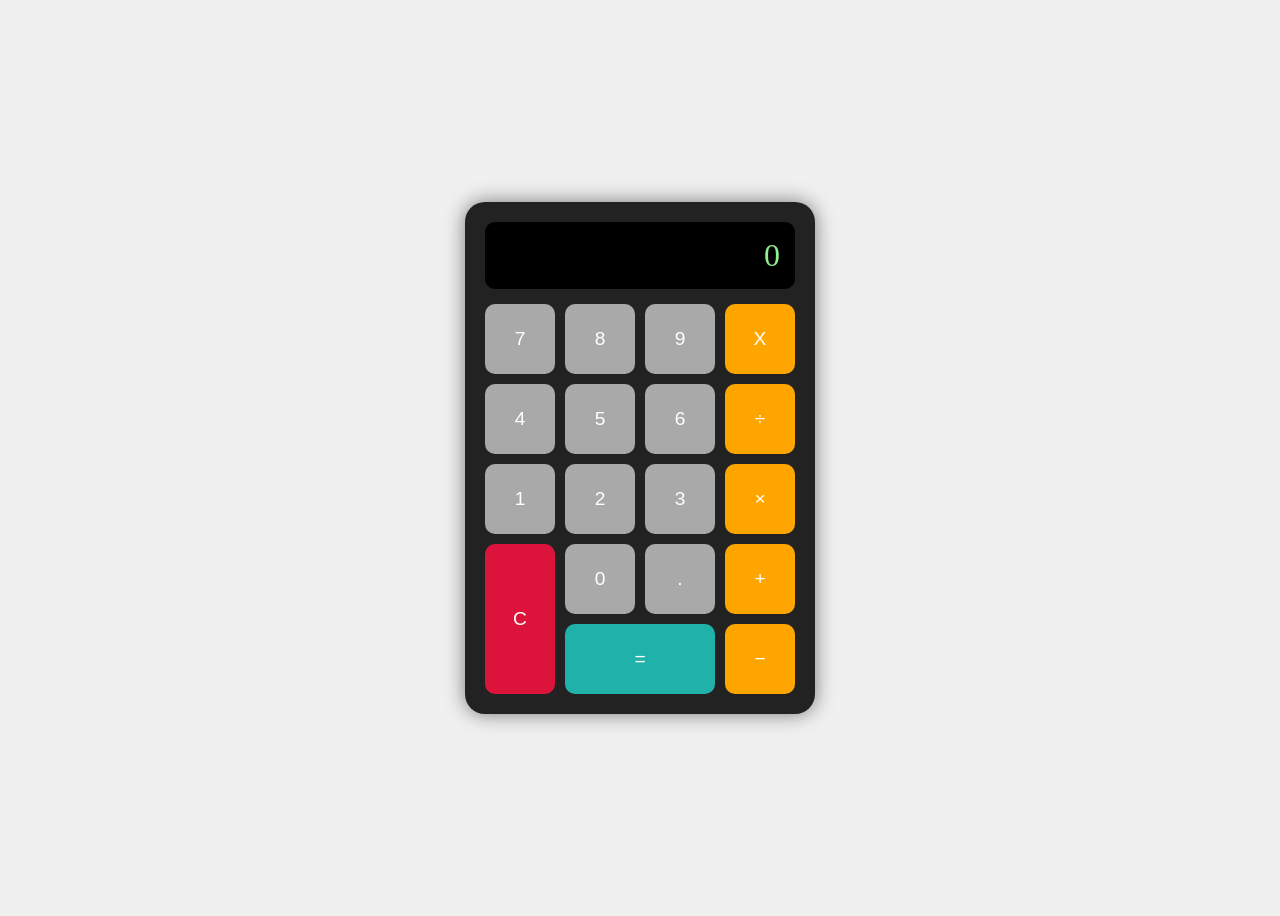
<file: Index.html>
<!DOCTYPE html> 
<html> 
<head> 
    <title>Calculator</title> 
    <link rel="stylesheet" href="Style.css"> 
</head> 
<body> 
 
    <div class="calculator"> 
        <!-- Calculator display --> 
        <div id="display" class="display">0</div> 
        <div class="buttons"> 
            <!-- Number and operator buttons --> 
            <button onclick="press('7')">7</button> 
            <button onclick="press('8')">8</button> 
            <button onclick="press('9')">9</button> 
            <button class="operator"  onclick="press('x')">X</button> 
             
            <button onclick="press('4')">4</button> 
            <button onclick="press('5')">5</button> 
            <button onclick="press('6')">6</button> 
            <button class="operator" onclick="press('/')">÷</button> 
            <button onclick="press('1')">1</button> 
            <button onclick="press('2')">2</button> 
            <button onclick="press('3')">3</button> 
            <button class="operator" onclick="press('*')">×</button> 
             
            <button class="clear" onclick="clearDisplay()">C</button> 
            <button onclick="press('0')">0</button> 
            <button onclick="press('.')">.</button> 
            <button class="operator" onclick="press('+')">+</button> 
            <button class="equal" onclick="calculate()">=</button> 
            <button class="operator" onclick="press('-')">−</button> 
 
        </div> 
    </div> 
    <script src="Script.js"></script>
</body> 
</html>
</file>
<file: Style.css>
body { 
    display: flex; 
    justify-content: center; 
    align-items: center; 
    height: 100vh; 
    background: #f0f0f0; 
} 
 
/* Calculator body styling */ 
.calculator { 
    background: #222; 
    padding: 20px; 
    border-radius: 20px; 
    box-shadow: 0 0 20px rgba(0, 0, 0, 0.5); 
} 
 
 
/* Display styling */ 
.display { 
    background: black; 
    color: lightgreen; 
    font-size: 2em; 
    text-align: right; 
    padding: 15px; 
    margin-bottom: 15px; 
    border-radius: 10px; 
} 
 
/* Button container styling grid layout */ 
.buttons { 
    display: grid; 
    grid-template-columns: repeat(4, 70px); 
    grid-template-rows: repeat(5, 70px); 
    gap: 10px; 
} 
 
/* Button styling */ 
button { 
    font-size: 1.2em; 
    padding: 20px; 
    border: none; 
    border-radius: 10px; 
    background: darkgray; 
    color: white; 
    cursor: pointer; 
    transition: 0.2s; 
} 
 
button:hover { 
    background: grey; 
} 
 
/* Operator button styling */ 
.operator { 
    background: orange; 
} 
 
/* Equal button styling */ 
.equal { 
    background: lightseagreen; 
    grid-column: span 2; 
} 
 
/* Clear button styling */ 
.clear {
      background: crimson; 
    grid-row: span 2; 
}
</file>
<file: Style6.css>
body { 
    display: flex; 
    justify-content: center; 
    align-items: center; 
    height: 100vh; 
    background: #f0f0f0; 
} 
 
/* Calculator body styling */ 
.calculator { 
    background: #222; 
    padding: 20px; 
    border-radius: 20px; 
    box-shadow: 0 0 20px rgba(0, 0, 0, 0.5); 
} 
 
 
/* Display styling */ 
.display { 
    background: black; 
    color: lightgreen; 
    font-size: 2em; 
    text-align: right; 
    padding: 15px; 
    margin-bottom: 15px; 
    border-radius: 10px; 
} 
 
/* Button container styling grid layout */ 
.buttons { 
    display: grid; 
    grid-template-columns: repeat(4, 70px); 
    grid-template-rows: repeat(5, 70px); 
    gap: 10px; 
} 
 
/* Button styling */ 
button { 
    font-size: 1.2em; 
    padding: 20px; 
    border: none; 
    border-radius: 10px; 
    background: darkgray; 
    color: white; 
    cursor: pointer; 
    transition: 0.2s; 
} 
 
button:hover { 
    background: grey; 
} 
 
/* Operator button styling */ 
.operator { 
    background: orange; 
} 
 
/* Equal button styling */ 
.equal { 
    background: lightseagreen; 
    grid-column: span 2; 
} 
 
/* Clear button styling */ 
.clear {
      background: crimson; 
    grid-row: span 2; 
}
</file>
